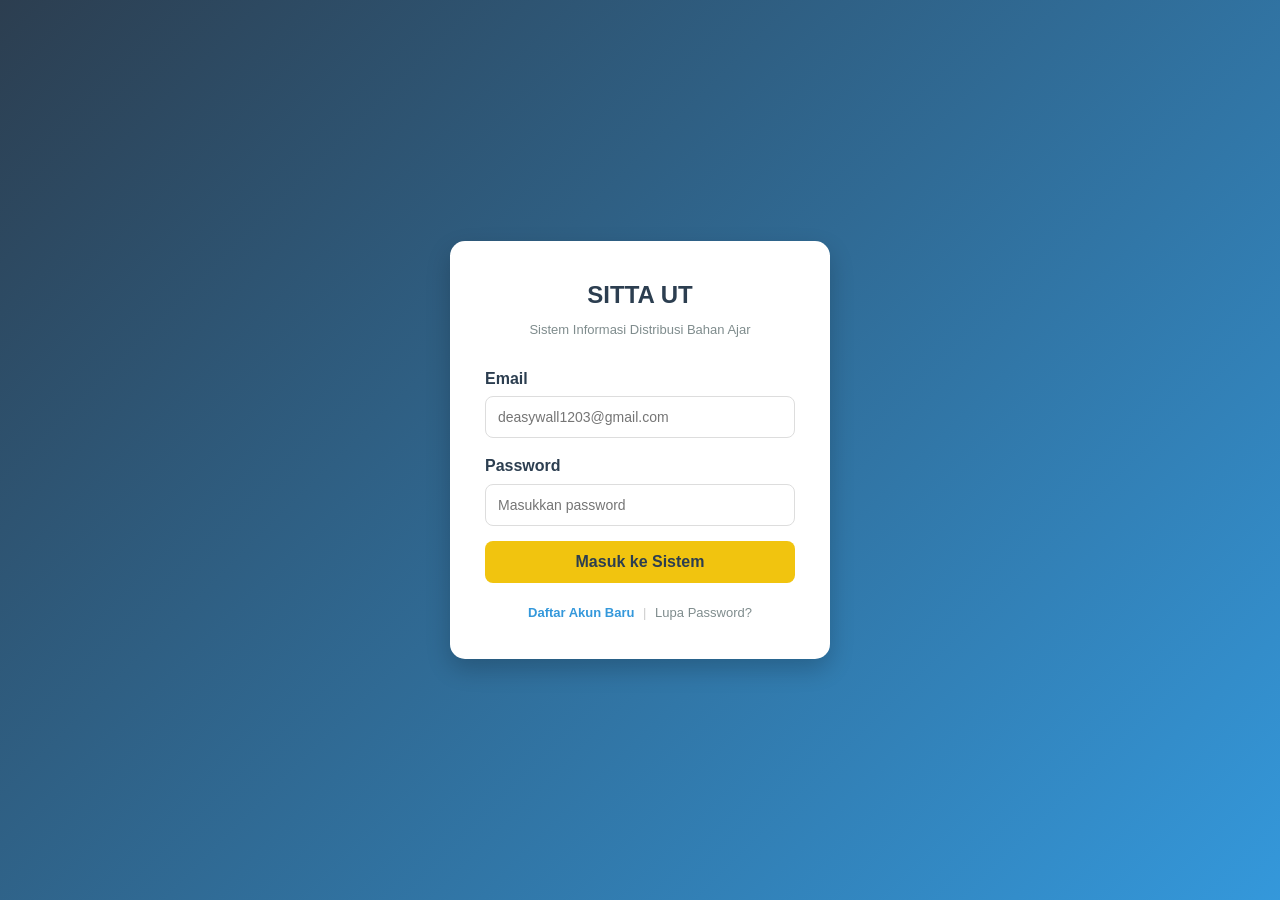
<file: pemograman/index.html>
<!DOCTYPE html>
<html lang="id">
<head>
    <meta charset="UTF-8">
    <meta name="viewport" content="width=device-width, initial-scale=1.0">
    <title>SITTA UT - Login Sistem</title>
    <link rel="stylesheet" href="style.css">
    <style>
        .login-body {
            height: 100vh;
            display: flex;
            justify-content: center;
            align-items: center;
            background: linear-gradient(135deg, #2c3e50, #3498db);
        }

        .login-card {
            background: white;
            padding: 35px;
            border-radius: 15px;
            width: 100%;
            max-width: 380px; 
            box-shadow: 0 10px 25px rgba(0,0,0,0.2);
            text-align: center;
        }

        .input-group {
            margin-bottom: 15px;
            text-align: left;
        }

        .input-group label {
            display: block;
            margin-bottom: 5px;
            font-weight: bold;
            color: #2c3e50;
        }

        .input-group input {
            width: 100%;
            padding: 12px;
            border: 1px solid #ddd;
            border-radius: 8px;
            outline: none;
        }

        .btn-primary {
            width: 100%;
            padding: 12px;
            background: #f1c40f;
            color: #2c3e50;
            border: none;
            border-radius: 8px;
            font-weight: bold;
            font-size: 16px;
            cursor: pointer;
            transition: 0.3s;
        }

        .btn-primary:hover {
            background: #d4ac0d;
        }

        /* STYLE UNTUK MODAL DAFTAR */
        .modal {
            display: none;
            position: fixed;
            z-index: 1000;
            left: 0; top: 0;
            width: 100%; height: 100%;
            background: rgba(0,0,0,0.6);
            backdrop-filter: blur(3px);
        }

        .modal-content {
            background: white;
            margin: 10% auto;
            padding: 30px;
            border-radius: 12px;
            width: 90%;
            max-width: 350px;
            position: relative;
        }

        .close-btn {
            position: absolute;
            right: 15px; top: 10px;
            font-size: 24px;
            cursor: pointer;
            color: #aaa;
        }
    </style>
</head>
<body class="login-body">

    <div class="login-card">
        <header>
            <h2 style="color: #2c3e50; margin-bottom: 5px;">SITTA UT</h2>
            <p style="font-size: 13px; color: #7f8c8d; margin-bottom: 25px;">Sistem Informasi Distribusi Bahan Ajar</p>
        </header>

        <div class="input-group">
            <label for="email">Email</label>
            <input type="email" id="email" placeholder="deasywall1203@gmail.com">
        </div>

        <div class="input-group">
            <label for="password">Password</label>
            <input type="password" id="password" placeholder="Masukkan password">
        </div>

        <button type="button" class="btn-primary" onclick="login()">Masuk ke Sistem</button>

        <div style="margin-top: 20px; font-size: 13px;">
            <a href="javascript:void(0)" onclick="openModal('registerModal')" style="color: #3498db; text-decoration: none; font-weight: bold;">Daftar Akun Baru</a>
            <span style="color: #ccc; margin: 0 5px;">|</span>
            <a href="javascript:void(0)" onclick="alert('Hubungi Admin Pusat')" style="color: #7f8c8d; text-decoration: none;">Lupa Password?</a>
        </div>
    </div>

    <div id="registerModal" class="modal">
        <div class="modal-content">
            <span class="close-btn" onclick="closeModal('registerModal')">&times;</span>
            <h3 style="margin-bottom: 15px; color: #2c3e50;">Daftar Akun Baru</h3>
            
            <div class="input-group">
                <label>Nama Lengkap</label>
                <input type="text" id="regNama" placeholder="Nama Lengkap">
            </div>
            <div class="input-group">
                <label>Email</label>
                <input type="email" id="regEmail" placeholder="Email Baru">
            </div>
            <div class="input-group">
                <label>Password</label>
                <input type="password" id="regPass" placeholder="Buat Password">
            </div>
            
            <button class="btn-primary" onclick="prosesDaftar()">Kirim Pendaftaran</button>
        </div>
    </div>

    <script src="data.js"></script>
    <script src="script.js"></script>
</body>
</html>
</file>
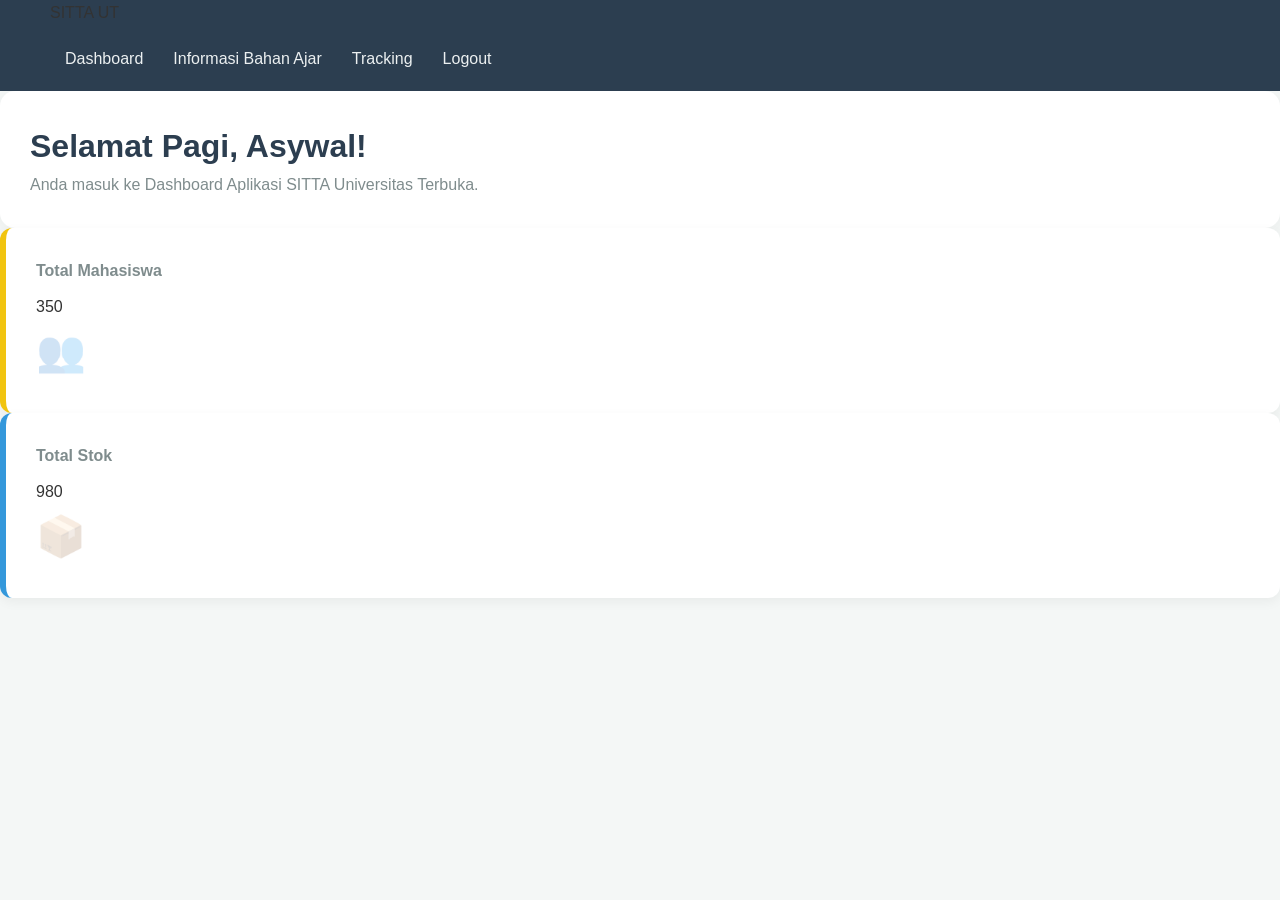
<file: pemograman/dashboard.html>
<!DOCTYPE html>
<html lang="id">
<head>
    <meta charset="UTF-8">
    <title>Dashboard SITTA</title>
    <link rel="stylesheet" href="style.css">
</head>
<body>
    <nav class="navbar">
        <div class="logo">SITTA UT</div>
        <ul class="nav-links">
            <li><a href="dashboard.html">Dashboard</a></li>
            <li><a href="stok.html">Informasi Bahan Ajar</a></li>
            <li><a href="tracking.html">Tracking</a></li>
            <li><a href="#" onclick="logout()">Logout</a></li>
        </ul>
    </nav>

    <div class="container">
        <div style="background: white; padding: 30px; border-radius: 15px; box-shadow: 0 4px 20px rgba(0,0,0,0.05);">
            <h1 style="color: #2c3e50;">Selamat Pagi, <span id="userName">Asywal</span>!</h1>
            <p style="color: #7f8c8d;">Anda masuk ke Dashboard Aplikasi SITTA Universitas Terbuka.</p>
        </div>

        <div class="stats-grid">
            <div class="card">
                <div><h3>Total Mahasiswa</h3><div class="value">350</div></div>
                <div style="font-size: 2.5rem; opacity: 0.2;">👥</div>
            </div>
            <div class="card" style="border-left-color: #3498db;">
                <div><h3>Total Stok</h3><div class="value">980</div></div>
                <div style="font-size: 2.5rem; opacity: 0.2;">📦</div>
            </div>
        </div>
    </div>
    <script src="data.js"></script>
    <script src="script.js"></script>
</body>
</html>
</file>
<file: pemograman/style.css>
/* =========================================
   1. GLOBAL STYLES & RESET
   ========================================= */
* {
    margin: 0;
    padding: 0;
    box-sizing: border-box;
    font-family: 'Segoe UI', Roboto, Helvetica, Arial, sans-serif;
}

body {
    background-color: #f4f7f6;
    color: #333;
    line-height: 1.6;
}

/* =========================================
   2. HALAMAN LOGIN 
   ========================================= */
.login-container {
    width: 100%;
    max-width: 400px;
    margin: 100px auto;
    background: #ffffff;
    padding: 30px;
    border-radius: 12px;
    box-shadow: 0 10px 25px rgba(0,0,0,0.1);
    text-align: center;
}

.login-container h1 {
    margin-bottom: 25px;
    color: #2c3e50;
    font-size: 28px;
}

.input-group {
    text-align: left;
    margin-bottom: 20px;
}

.input-group label {
    display: block;
    margin-bottom: 8px;
    font-weight: 600;
    color: #555;
}

.input-group input {
    width: 100%;
    padding: 12px;
    border: 1px solid #ddd;
    border-radius: 8px;
    font-size: 14px;
    transition: border-color 0.3s;
}

.input-group input:focus {
    border-color: #f1c40f;
    outline: none;
}

button {
    width: 100%;
    padding: 12px;
    background-color: #f1c40f; 
    border: none;
    border-radius: 8px;
    color: #2c3e50;
    font-size: 16px;
    font-weight: bold;
    cursor: pointer;
    transition: background 0.3s, transform 0.1s;
}

button:hover {
    background-color: #d4ac0d;
}

button:active {
    transform: scale(0.98);
}

.link-group {
    margin-top: 20px;
    display: flex;
    justify-content: space-between;
}

.link-group a {
    color: #3498db;
    text-decoration: none;
    font-size: 14px;
}

.link-group a:hover {
    text-decoration: underline;
}

/* =========================================
   3. NAVIGATION & DROPDOWN
   ========================================= */
nav {
    background-color: #2c3e50;
    padding: 0 50px;
    position: sticky;
    top: 0;
    z-index: 1000;
}

nav ul {
    list-style: none;
    display: flex;
    align-items: center;
}

nav ul li {
    position: relative;
}

nav ul li a {
    display: block;
    padding: 20px 15px;
    color: #ecf0f1;
    text-decoration: none;
    font-weight: 500;
    transition: background 0.3s;
}

nav ul li a:hover {
    background-color: #34495e;
}

/* Dropdown Menu */
.dropdown-content {
    display: none; /* Sembunyi secara default */
    position: absolute;
    background-color: #ffffff;
    min-width: 200px;
    box-shadow: 0 8px 16px rgba(0,0,0,0.1);
    top: 100%;
    left: 0;
}

.dropdown-content a {
    color: #333 !important;
    padding: 12px 16px !important;
    border-bottom: 1px solid #eee;
}

.dropdown-content a:hover {
    background-color: #f8f9fa !important;
}

.dropdown:hover .dropdown-content {
    display: block; /* Tampil saat hover */
}

/* =========================================
   4. MODAL BOX (Pop-up)
   ========================================= */
.modal {
    display: none; /* Sembunyi secara default */
    position: fixed;
    z-index: 2000;
    left: 0;
    top: 0;
    width: 100%;
    height: 100%;
    background-color: rgba(0,0,0,0.6);
    backdrop-filter: blur(3px);
}

.modal-content {
    background-color: #fff;
    margin: 10% auto;
    padding: 30px;
    width: 90%;
    max-width: 400px;
    border-radius: 12px;
    position: relative;
    animation: slideDown 0.3s ease-out;
}

@keyframes slideDown {
    from { transform: translateY(-50px); opacity: 0; }
    to { transform: translateY(0); opacity: 1; }
}

.close {
    position: absolute;
    right: 20px;
    top: 15px;
    font-size: 28px;
    font-weight: bold;
    cursor: pointer;
    color: #aaa;
}

.close:hover {
    color: #333;
}

.modal-content h2 {
    margin-bottom: 15px;
}

.modal-content input {
    width: 100%;
    padding: 10px;
    margin: 10px 0 20px 0;
    border: 1px solid #ddd;
    border-radius: 6px;
}

/* =========================================
   5. HALAMAN STOK & TABEL (stok.html)
   ========================================= */
.stok-container {
    padding: 40px 50px;
}

.form-tambah {
    background: #fff;
    padding: 20px;
    border-radius: 10px;
    margin-bottom: 30px;
    display: flex;
    gap: 10px;
    box-shadow: 0 2px 10px rgba(0,0,0,0.05);
}

.form-tambah input {
    flex: 1;
    padding: 10px;
    border: 1px solid #ddd;
    border-radius: 6px;
}

.form-tambah button {
    width: auto;
    padding: 10px 25px;
}

table {
    width: 100%;
    border-collapse: collapse;
    background: #fff;
    border-radius: 10px;
    overflow: hidden;
    box-shadow: 0 4px 15px rgba(0,0,0,0.05);
}

th, td {
    padding: 15px;
    text-align: left;
    border-bottom: 1px solid #eee;
}

th {
    background-color: #f1c40f;
    color: #2c3e50;
    font-weight: bold;
    text-transform: uppercase;
    font-size: 13px;
}

tr:hover {
    background-color: #fcfcfc;
}

/* =========================================
   6. DASHBOARD CARDS (dashboard.html)
   ========================================= */
.dashboard-container {
    padding: 40px 50px;
}

.card-container {
    display: flex;
    gap: 20px;
    margin-top: 30px;
    flex-wrap: wrap;
}

.card {
    background: #fff;
    padding: 30px;
    flex: 1;
    min-width: 250px;
    border-radius: 12px;
    box-shadow: 0 4px 12px rgba(0,0,0,0.05);
    border-left: 6px solid #f1c40f;
}

.card h3 {
    font-size: 16px;
    color: #7f8c8d;
    margin-bottom: 10px;
}

.card p {
    font-size: 32px;
    font-weight: bold;
    color: #2c3e50;
}
</file>
